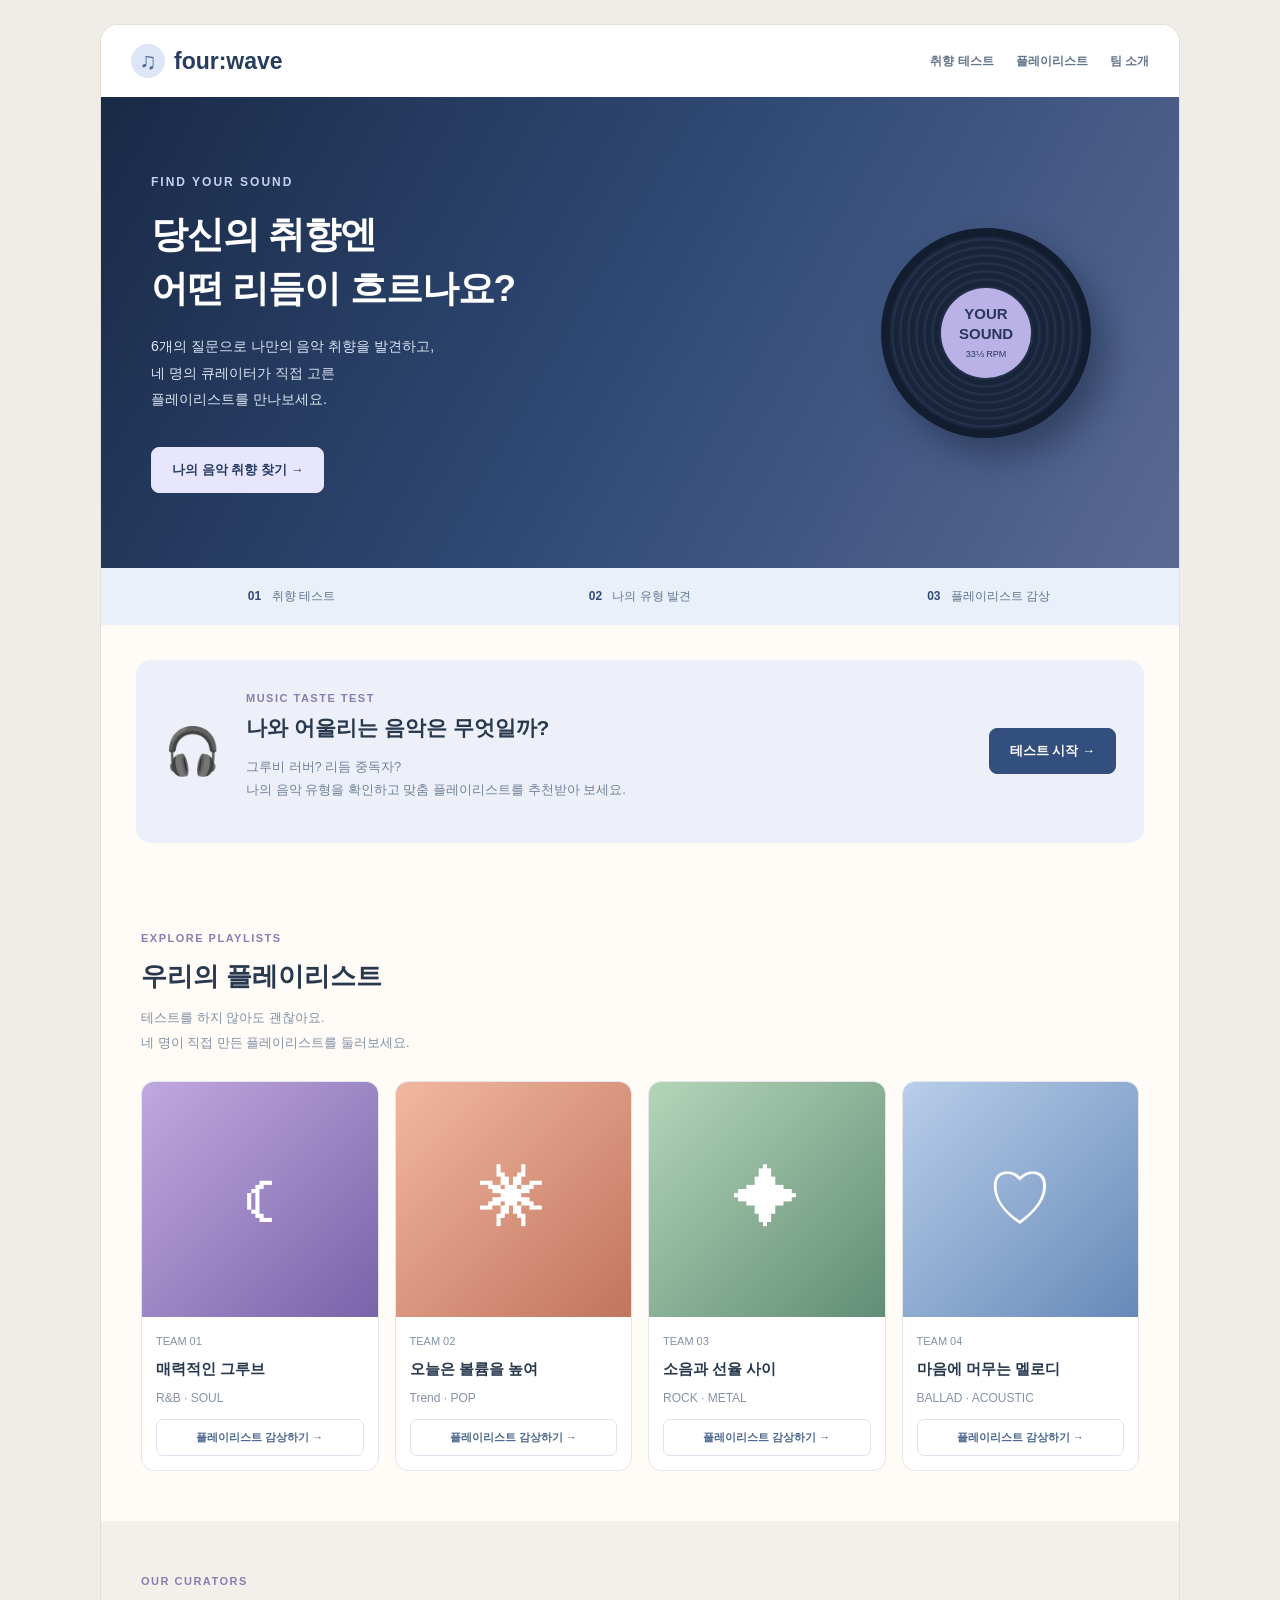
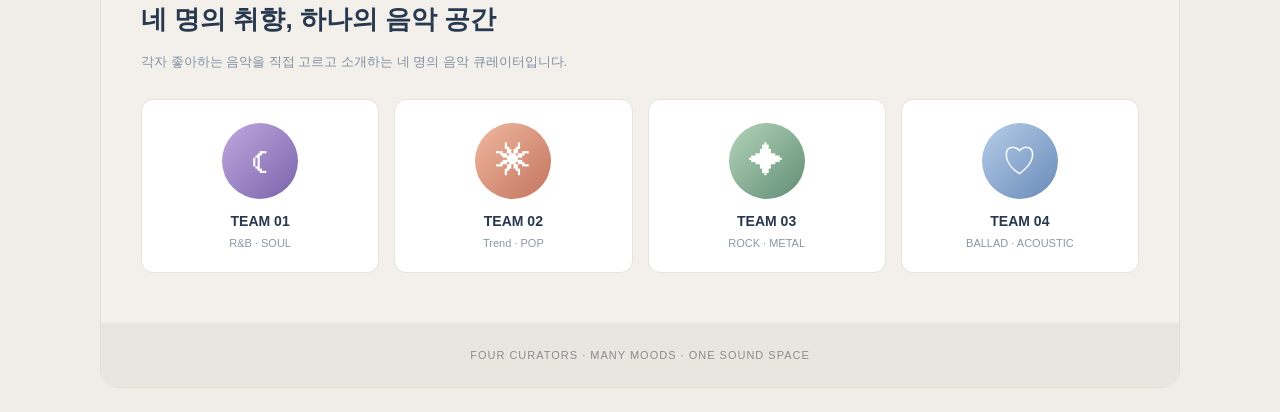
<file: index.html>
<!DOCTYPE html>
<html lang="ko">
<head>
  <meta charset="UTF-8">
  <meta name="viewport" content="width=device-width, initial-scale=1.0">
  <title>four:wave | 나만의 음악 찾기</title>
  <link rel="stylesheet" href="style.css">
</head>

<body>
<div class="site">

  <header class="header">
    <a href="index.html" class="logo">
      <span class="logo-icon">♫</span> four:wave
    </a>

    <nav>
      <a href="quiz.html">취향 테스트</a>
      <a href="#playlists">플레이리스트</a>
      <a href="#members">팀 소개</a>
    </nav>
  </header>

  <main>

    <!-- 메인 소개 -->
    <section class="hero">
      <div class="hero-text">
        <span class="hero-label">FIND YOUR SOUND</span>

        <h1>
          당신의 취향엔<br>
          어떤 리듬이 흐르나요?
        </h1>

        <p>
          6개의 질문으로 나만의 음악 취향을 발견하고,<br>
          네 명의 큐레이터가 직접 고른<br>
          플레이리스트를 만나보세요.
        </p>

        <a href="quiz.html" class="primary-btn hero-btn">
          나의 음악 취향 찾기 →
        </a>
      </div>

      <div class="record-area">
        <div class="record">
          <div class="record-label">
            YOUR<br>SOUND
            <small>33⅓ RPM</small>
          </div>
        </div>
      </div>
    </section>

    <div class="steps">
      <div><strong>01</strong> 취향 테스트</div>
      <div><strong>02</strong> 나의 유형 발견</div>
      <div><strong>03</strong> 플레이리스트 감상</div>
    </div>

    <!-- 테스트 안내 -->
    <section class="test-promo">
      <div class="promo-icon">🎧</div>

      <div>
        <span class="eyebrow">MUSIC TASTE TEST</span>
        <h2>나와 어울리는 음악은 무엇일까?</h2>
        <p>
          그루비 러버? 리듬 중독자?<br>
          나의 음악 유형을 확인하고 맞춤 플레이리스트를 추천받아 보세요.
        </p>
      </div>

      <a href="quiz.html" class="primary-btn">
        테스트 시작 →
      </a>
    </section>

    <!-- 모든 팀원 플레이리스트 -->
    <section class="section" id="playlists">
      <span class="eyebrow">EXPLORE PLAYLISTS</span>

      <h2>우리의 플레이리스트</h2>

      <p class="section-desc">
        테스트를 하지 않아도 괜찮아요.<br>
        네 명이 직접 만든 플레이리스트를 둘러보세요.
      </p>

      <div class="playlist-grid" id="all-playlists"></div>
    </section>

    <!-- 팀원 소개 -->
    <section class="section members-section" id="members">
      <span class="eyebrow">OUR CURATORS</span>
      <h2>네 명의 취향, 하나의 음악 공간</h2>

      <p class="section-desc">
        각자 좋아하는 음악을 직접 고르고 소개하는
        네 명의 음악 큐레이터입니다.
      </p>

      <div class="member-grid">
        <div class="member-card">
          <span class="member-avatar cover-groove">☾</span>
          <strong>TEAM 01</strong>
          <small>R&B · SOUL</small>
        </div>

        <div class="member-card">
          <span class="member-avatar cover-beat">✷</span>
          <strong>TEAM 02</strong>
          <small>Trend · POP</small>
        </div>

        <div class="member-card">
          <span class="member-avatar cover-band">✦</span>
          <strong>TEAM 03</strong>
          <small>ROCK · METAL</small>
        </div>

        <div class="member-card">
          <span class="member-avatar cover-mellow">♡</span>
          <strong>TEAM 04</strong>
          <small>BALLAD · ACOUSTIC</small>
        </div>
      </div>
    </section>

  </main>

  <footer>
    FOUR CURATORS · MANY MOODS · ONE SOUND SPACE
  </footer>

</div>

<script src="data.js"></script>
<script>
  APP.renderCards(
    document.getElementById("all-playlists")
  );
</script>
</body>
</html>
</file>
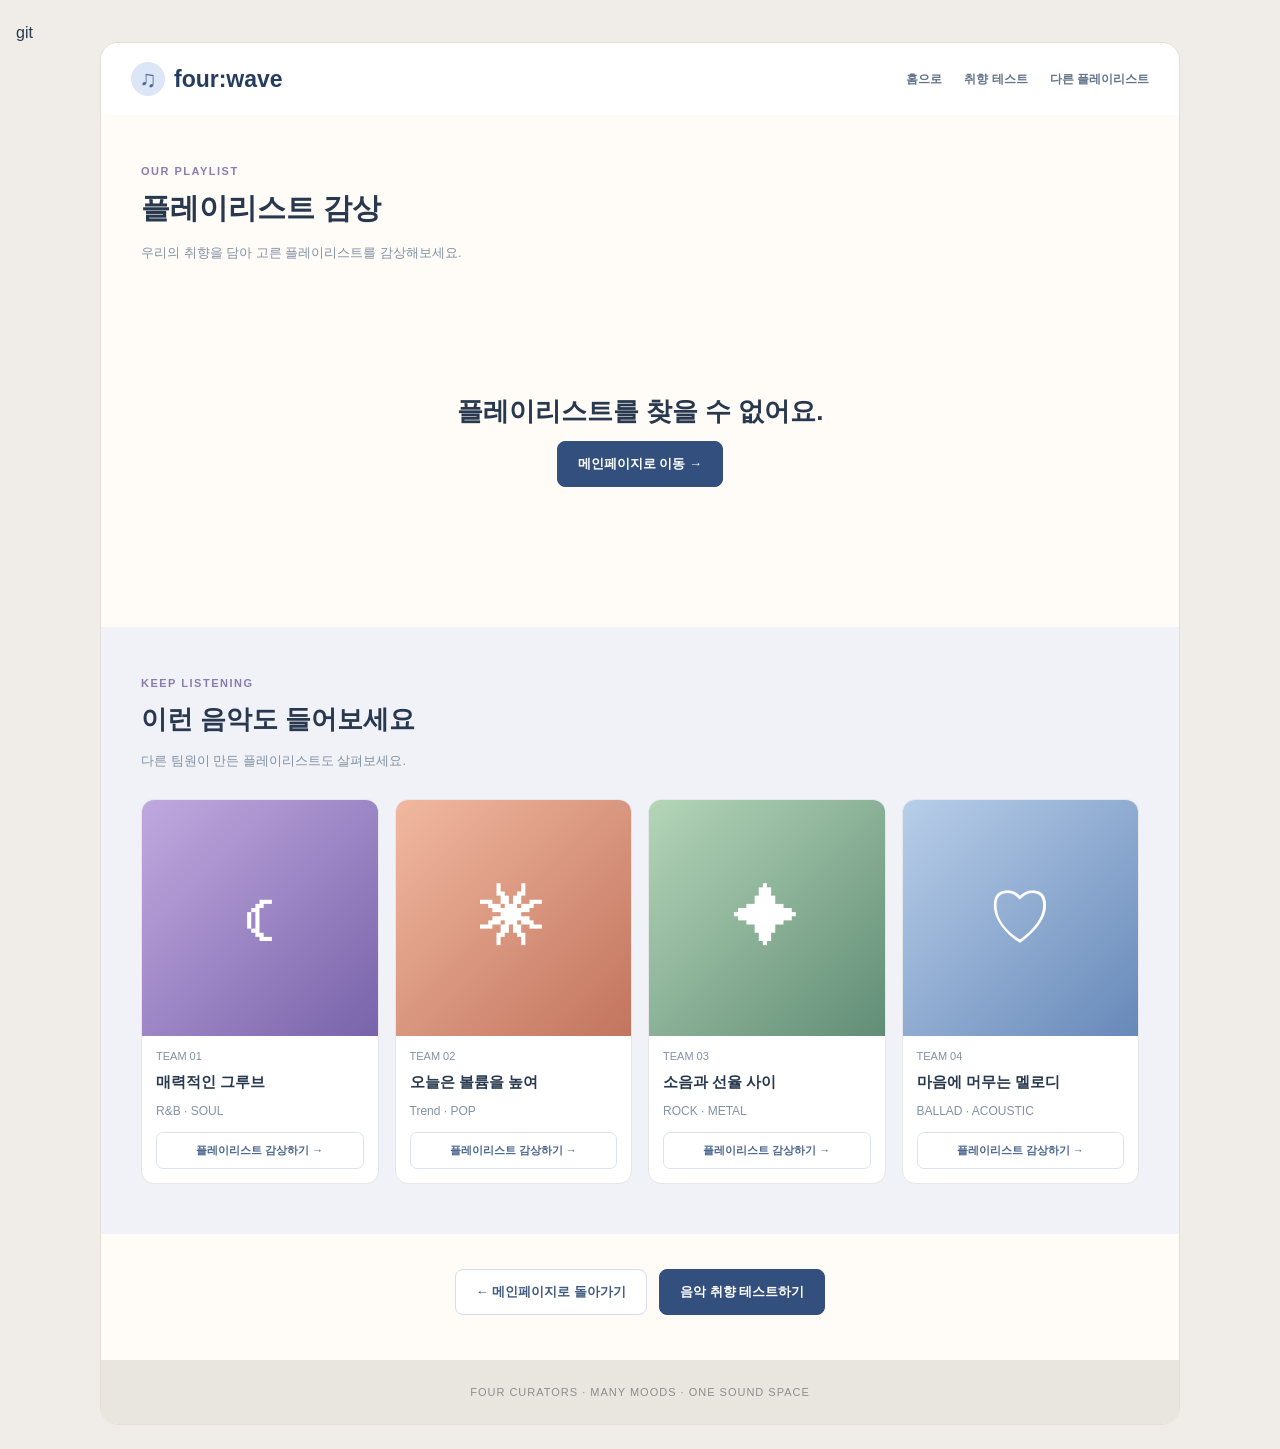
<file: playlist.html>
git
<!DOCTYPE html>
<html lang="ko">
<head>
  <meta charset="UTF-8">
  <meta name="viewport" content="width=device-width, initial-scale=1.0">
  <title>플레이리스트 감상 | four:wave</title>
  <link rel="stylesheet" href="style.css">
</head>

<body>
<div class="site">

  <header class="header">
    <a href="index.html" class="logo">
      <span class="logo-icon">♫</span> four:wave
    </a>

    <nav>
      <a href="index.html">홈으로</a>
      <a href="quiz.html">취향 테스트</a>
      <a href="#more-playlists">다른 플레이리스트</a>
    </nav>
  </header>

  <main>
    <section class="section detail-page">
      <span class="eyebrow">OUR PLAYLIST</span>

      <h1>플레이리스트 감상</h1>

      <p class="section-desc">
      우리의 취향을 담아 고른 플레이리스트를 감상해보세요. 
      </p>

      <div id="playlist-content"></div>
    </section>

    <section class="section other-section" id="more-playlists">
      <span class="eyebrow">KEEP LISTENING</span>

      <h2>이런 음악도 들어보세요</h2>

      <p class="section-desc">
        다른 팀원이 만든 플레이리스트도 살펴보세요.
      </p>

      <div class="playlist-grid" id="more-grid"></div>
    </section>

    <div class="center-actions bottom-actions">
      <a href="index.html" class="secondary-btn">
        ← 메인페이지로 돌아가기
      </a>

      <a href="quiz.html" class="primary-btn">
        음악 취향 테스트하기
      </a>
    </div>
  </main>

  <footer>
    FOUR CURATORS · MANY MOODS · ONE SOUND SPACE
  </footer>

</div>

<script src="data.js"></script>
<script>
  const params = new URLSearchParams(window.location.search);
  const playlistId = params.get("id");

  if (!playlistId || !APP.playlists[playlistId]) {
    document.getElementById("playlist-content").innerHTML = `
      <div class="empty-state">
        <h2>플레이리스트를 찾을 수 없어요.</h2>
        <a href="index.html" class="primary-btn">
          메인페이지로 이동 →
        </a>
      </div>
    `;
  } else {
    APP.renderPlaylist(
      document.getElementById("playlist-content"),
      playlistId
    );
  }

  // 다른 플레이리스트는 항상 볼 수 있도록 표시
  APP.renderCards(
    document.getElementById("more-grid"),
    APP.playlists[playlistId] ? playlistId : null
  );
</script>
</body>
</html>
</file>
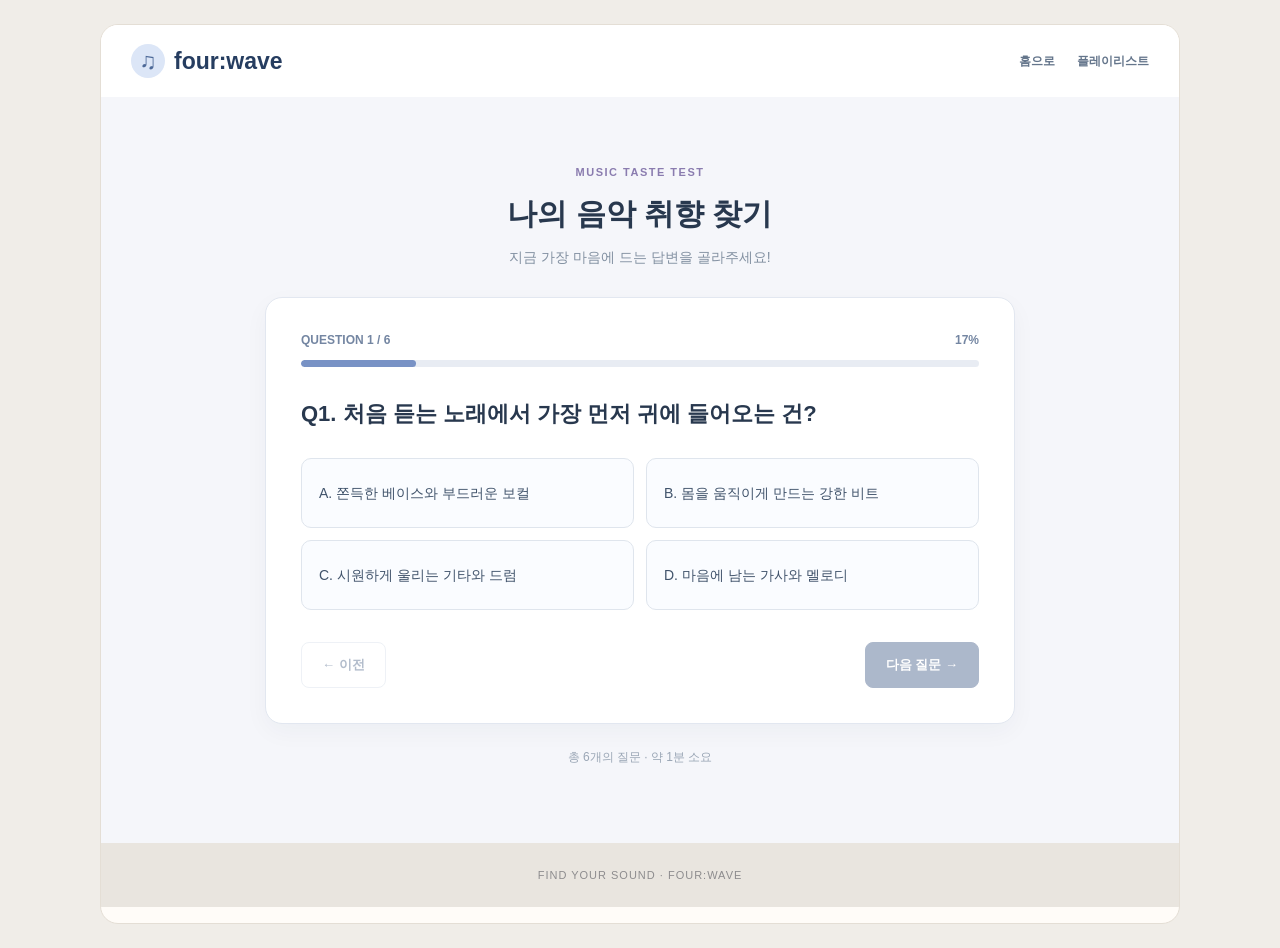
<file: quiz.html>
<!DOCTYPE html>
<html lang="ko">
<head>
  <meta charset="UTF-8">
  <meta name="viewport" content="width=device-width, initial-scale=1.0">
  <title>음악 취향 테스트 | four:wave</title>
  <link rel="stylesheet" href="style.css">
</head>

<body>
<div class="site">

  <header class="header">
    <a href="index.html" class="logo">
      <span class="logo-icon">♫</span> four:wave
    </a>

    <nav>
      <a href="index.html">홈으로</a>
      <a href="index.html#playlists">플레이리스트</a>
    </nav>
  </header>

  <main class="quiz-page">
    <div class="page-heading">
      <span class="eyebrow">MUSIC TASTE TEST</span>
      <h1>나의 음악 취향 찾기</h1>
      <p>지금 가장 마음에 드는 답변을 골라주세요!</p>
    </div>

    <div class="quiz-panel">

      <div class="question-header">
        <span id="question-count">QUESTION 1 / 6</span>
        <span id="progress-text">17%</span>
      </div>

      <div class="progress-bar">
        <div class="progress-fill" id="progress-fill"></div>
      </div>

      <h2 id="question-title"></h2>

      <div class="answer-grid" id="answer-grid"></div>

      <div class="question-actions">
        <button id="prev-btn" class="secondary-btn">
          ← 이전
        </button>

        <button id="next-btn" class="primary-btn">
          다음 질문 →
        </button>
      </div>

    </div>

    <p class="quiz-note">
      총 6개의 질문 · 약 1분 소요
    </p>
  </main>

  <footer>
    FIND YOUR SOUND · FOUR:WAVE
  </footer>

</div>

<script src="data.js"></script>
<script>
  const questions = APP.questions;

  let current = 0;
  let answers = Array(questions.length).fill(null);

  const title = document.getElementById("question-title");
  const grid = document.getElementById("answer-grid");
  const nextBtn = document.getElementById("next-btn");
  const prevBtn = document.getElementById("prev-btn");

  function renderQuestion() {
    const question = questions[current];

    const progress = Math.round(
      (current + 1) / questions.length * 100
    );

    document.getElementById("question-count").textContent =
      `QUESTION ${current + 1} / ${questions.length}`;

    document.getElementById("progress-text").textContent =
      progress + "%";

    document.getElementById("progress-fill").style.width =
      progress + "%";

    title.textContent =
      `Q${current + 1}. ${question.question}`;

    grid.innerHTML = "";

    question.options.forEach((option, index) => {
      const button = document.createElement("button");

      button.type = "button";
      button.className = "answer-option";

      if (answers[current] === option.type) {
        button.classList.add("selected");
      }

      button.textContent =
        `${"ABCD"[index]}. ${option.text}`;

      button.addEventListener("click", () => {
        answers[current] = option.type;
        renderQuestion();
      });

      grid.appendChild(button);
    });

    prevBtn.disabled = current === 0;
    nextBtn.disabled = answers[current] === null;

    nextBtn.textContent =
      current === questions.length - 1
        ? "결과 확인하기 →"
        : "다음 질문 →";
  }

  prevBtn.addEventListener("click", () => {
    if (current > 0) {
      current--;
      renderQuestion();
    }
  });

  nextBtn.addEventListener("click", () => {
    if (answers[current] === null) return;

    if (current < questions.length - 1) {
      current++;
      renderQuestion();
    } else {
      const result = APP.calculateResult(answers);

      if (result) {
        // 결과는 별도의 페이지에서 표시!
        window.location.href =
          "result.html?type=" + encodeURIComponent(result);
      }
    }
  });

  renderQuestion();
</script>
</body>
</html>
</file>
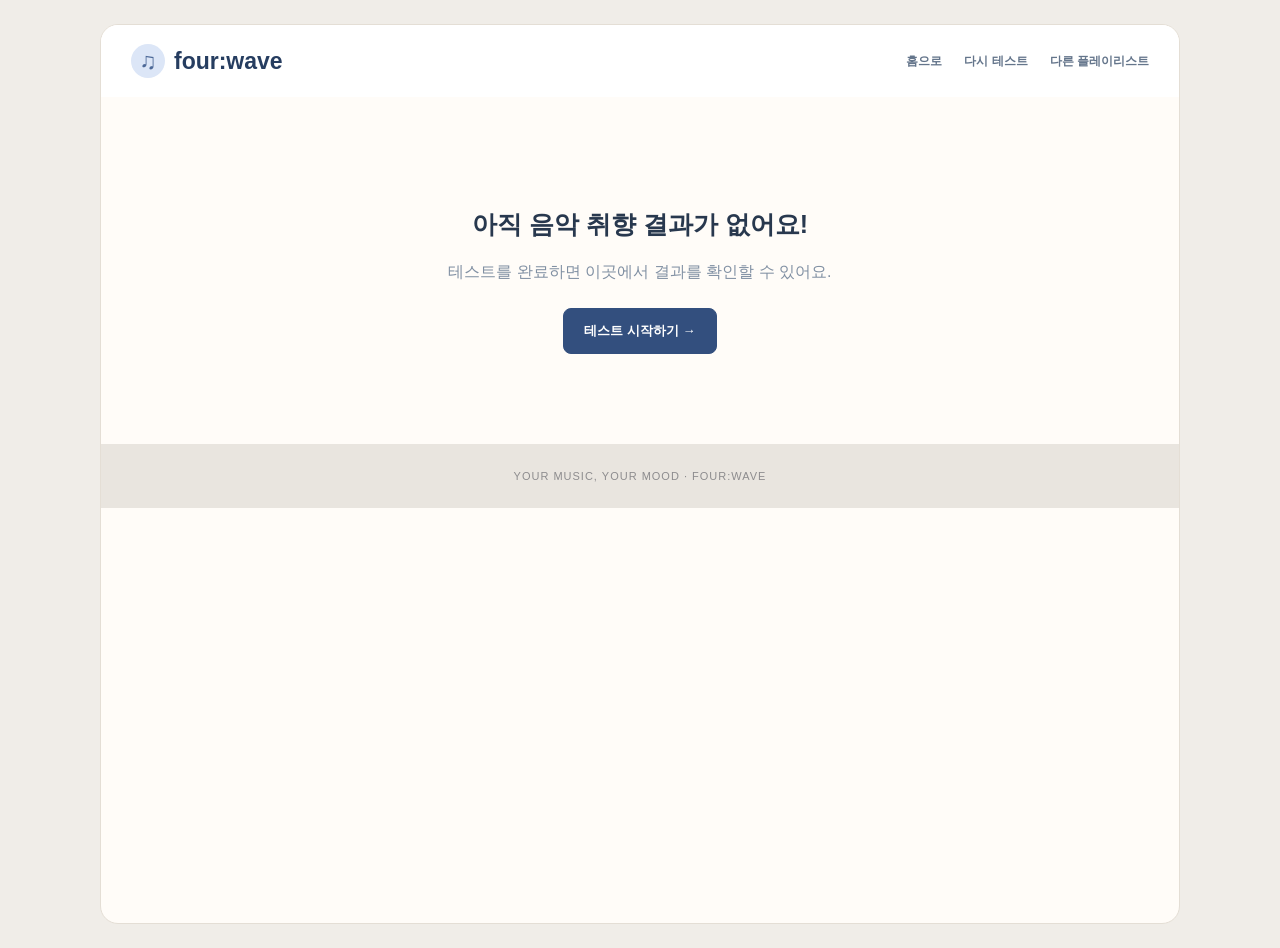
<file: result.html>
<!DOCTYPE html>
<html lang="ko">
<head>
  <meta charset="UTF-8">
  <meta name="viewport" content="width=device-width, initial-scale=1.0">
  <title>나의 음악 취향 결과 | four:wave</title>
  <link rel="stylesheet" href="style.css">
</head>

<body>
<div class="site">

  <header class="header">
    <a href="index.html" class="logo">
      <span class="logo-icon">♫</span> four:wave
    </a>

    <nav>
      <a href="index.html">홈으로</a>
      <a href="quiz.html">다시 테스트</a>
      <a href="#other-playlists">다른 플레이리스트</a>
    </nav>
  </header>

  <main class="result-page">

    <!-- 취향 결과 유형 -->
    <section class="result-banner" id="result-banner">
      <div class="result-emoji">🎧</div>

      <span class="result-label">YOUR MUSIC TYPE</span>

      <h1 id="type-name"></h1>
      <span id="type-genre" class="result-genre"></span>

      <p id="type-description"></p>

      <div id="type-keywords" class="result-keywords"></div>
    </section>

    <!-- 추천 플레이리스트 -->
    <section class="section result-content">
      <span class="eyebrow">RECOMMENDED FOR YOU</span>

      <h2>당신을 위한 플레이리스트</h2>

      <p class="section-desc">
        당신의 음악 취향에 맞춰 추천한 플레이리스트예요.<br>
        팀원이 직접 고른 수록곡을 감상해 보세요!
      </p>

      <!-- 설명과 곡 목록 -->
      <div id="recommended-playlist"></div>

      <div class="result-actions">
        <a href="quiz.html" class="secondary-btn">
          다시 테스트하기
        </a>

        <a href="#other-playlists" class="primary-btn">
          다른 플레이리스트 둘러보기 ↓
        </a>
      </div>
    </section>

    <!-- 다른 팀원들의 플레이리스트 -->
    <section class="section other-section" id="other-playlists">
      <span class="eyebrow">EXPLORE MORE MUSIC</span>

      <h2>다른 취향의 음악도 만나보세요</h2>

      <p class="section-desc">
        추천받은 플레이리스트 외에도 다양한 음악이 준비되어 있어요.<br>
        다른 팀원이 직접 만든 플레이리스트도 들어보세요!
      </p>

      <div class="playlist-grid" id="other-grid"></div>

      <div class="center-actions">
        <a href="index.html" class="secondary-btn">
          메인페이지로 돌아가기
        </a>
      </div>
    </section>

  </main>

  <footer>
    YOUR MUSIC, YOUR MOOD · FOUR:WAVE
  </footer>

</div>

<script src="data.js"></script>
<script>
  const params = new URLSearchParams(window.location.search);
  const typeId = params.get("type");

  // 테스트 결과 없이 접속한 경우
  if (!typeId || !APP.types[typeId]) {
    document.querySelector(".result-page").innerHTML = `
      <section class="empty-state">
        <h1>아직 음악 취향 결과가 없어요!</h1>
        <p>테스트를 완료하면 이곳에서 결과를 확인할 수 있어요.</p>
        <a href="quiz.html" class="primary-btn">
          테스트 시작하기 →
        </a>
      </section>
    `;
  } else {
    const type = APP.types[typeId];

    // 1. 취향 유형
    document.getElementById("type-name").textContent =
      type.name;

    document.getElementById("type-genre").textContent =
      type.genre;

    document.getElementById("type-description").textContent =
      type.description;

    document.getElementById("type-keywords").innerHTML =
      type.keywords.map(word => `
        <span>#${APP.escapeHTML(word)}</span>
      `).join("");

    // 2. 추천받은 플레이리스트 및 수록곡
    APP.renderPlaylist(
      document.getElementById("recommended-playlist"),
      typeId
    );

    // 3. 다른 팀원의 플레이리스트
    // 추천 결과와 같은 유형은 제외
    APP.renderCards(
      document.getElementById("other-grid"),
      typeId
    );
  }
</script>
</body>
</html>
</file>
<file: style.css>
/* ========================================
   FOUR:WAVE - COMMON STYLE
======================================== */

/* 1. 기본 설정 */

* {
  box-sizing: border-box;
}

html {
  scroll-behavior: smooth;
}

body {
  margin: 0;
  padding: 24px 16px;
  background: #f0ede8;
  color: #28384e;
  font-family: "Malgun Gothic", "Apple SD Gothic Neo", sans-serif;
}

a {
  color: inherit;
  text-decoration: none;
}

button {
  font-family: inherit;
  cursor: pointer;
}

a:focus-visible,
button:focus-visible {
  outline: 3px solid #8ca3d5;
  outline-offset: 3px;
}

.site {
  max-width: 1080px;
  min-height: 100vh;
  margin: 0 auto;
  border: 1px solid #e4ded5;
  border-radius: 18px;
  background: #fffcf8;
  overflow: hidden;
}


/* 2. 상단 메뉴 */

.header {
  display: flex;
  justify-content: space-between;
  align-items: center;
  gap: 15px;
  padding: 19px 30px;
  background: #ffffff;
}

.logo {
  display: flex;
  align-items: center;
  gap: 9px;
  color: #263d60;
  font-size: 23px;
  font-weight: bold;
}

.logo-icon {
  display: grid;
  place-items: center;
  width: 34px;
  height: 34px;
  border-radius: 50%;
  background: #dce6f7;
  color: #4d6998;
}

.header nav {
  display: flex;
  align-items: center;
  gap: 22px;
}

.header nav a {
  color: #64758b;
  font-size: 12px;
  font-weight: bold;
}

.header nav a:hover {
  color: #334f7e;
}


/* 3. 공통 버튼 */

.primary-btn,
.secondary-btn {
  display: inline-block;
  padding: 13px 20px;
  border-radius: 8px;
  font-size: 13px;
  font-weight: bold;
  text-align: center;
  transition: 0.2s;
}

.primary-btn {
  border: 1px solid #334f7e;
  background: #334f7e;
  color: white;
}

.primary-btn:hover {
  background: #4b6a9e;
  border-color: #4b6a9e;
}

.secondary-btn {
  border: 1px solid #d5deea;
  background: white;
  color: #405a80;
}

.secondary-btn:hover {
  background: #edf2fa;
}

button:disabled {
  opacity: 0.4;
  cursor: not-allowed;
}


/* 4. 메인페이지 비주얼 */

.hero {
  display: grid;
  grid-template-columns: 1.4fr 0.6fr;
  align-items: center;
  gap: 25px;
  padding: 75px 50px;
  background: linear-gradient(120deg, #192a46, #304a76, #596994);
  color: white;
}

.hero-label {
  font-size: 12px;
  color: #c4d2ed;
  letter-spacing: 2px;
  font-weight: bold;
}

.hero h1 {
  margin: 18px 0;
  font-size: 37px;
  line-height: 1.45;
  letter-spacing: -1px;
}

.hero-text p {
  color: #dbe5f5;
  font-size: 14px;
  line-height: 1.9;
}

.hero-btn {
  margin-top: 20px;
  border-color: #e8e6ff;
  background: #e8e6ff;
  color: #263c61;
}

.hero-btn:hover {
  border-color: #d3d1fa;
  background: #d3d1fa;
}


/* 5. LP 레코드 */

.record-area {
  display: grid;
  place-items: center;
}

.record {
  display: grid;
  place-items: center;
  width: 210px;
  height: 210px;
  border: 8px solid #131d30;
  border-radius: 50%;
  background: repeating-radial-gradient(
    circle,
    #18243a 0px,
    #18243a 4px,
    #26344e 5px,
    #18243a 8px
  );
  box-shadow: 14px 18px 32px #10192b66;
}

.record-label {
  display: flex;
  flex-direction: column;
  align-items: center;
  justify-content: center;
  width: 90px;
  height: 90px;
  border-radius: 50%;
  background: #bab2e6;
  color: #293859;
  font-size: 15px;
  line-height: 1.3;
  text-align: center;
  font-weight: bold;
}

.record-label small {
  margin-top: 6px;
  font-size: 9px;
  font-weight: normal;
}


/* 6. 이용 순서 */

.steps {
  display: grid;
  grid-template-columns: repeat(3, 1fr);
  gap: 8px;
  padding: 20px;
  background: #eaf0fa;
  color: #607492;
  font-size: 12px;
  text-align: center;
}

.steps strong {
  margin-right: 7px;
  color: #314b76;
}


/* 7. 테스트 안내 배너 */

.test-promo {
  display: flex;
  align-items: center;
  gap: 25px;
  margin: 35px;
  padding: 28px;
  border-radius: 15px;
  background: #edf0f8;
}

.promo-icon {
  font-size: 46px;
}

.test-promo > div:nth-child(2) {
  flex: 1;
}

.test-promo h2 {
  margin: 8px 0;
  font-size: 21px;
}

.test-promo p {
  color: #708098;
  font-size: 13px;
  line-height: 1.8;
}


/* 8. 공통 섹션 */

.section {
  padding: 50px 40px;
}

.eyebrow {
  color: #8a7caf;
  font-size: 11px;
  font-weight: bold;
  letter-spacing: 1.5px;
}

.section h2 {
  margin: 12px 0;
  font-size: 26px;
  line-height: 1.4;
}

.section-desc {
  margin: 0 0 25px;
  color: #8190a3;
  font-size: 13px;
  line-height: 1.9;
}


/* 9. 플레이리스트 카드 */

.playlist-grid {
  display: grid;
  grid-template-columns: repeat(4, minmax(0, 1fr));
  gap: 16px;
}

.playlist-card {
  display: block;
  overflow: hidden;
  border: 1px solid #e5e6e9;
  border-radius: 13px;
  background: white;
  transition: transform 0.2s, box-shadow 0.2s;
}

.playlist-card:hover {
  transform: translateY(-5px);
  box-shadow: 0 8px 20px #26364a1a;
}

.playlist-cover {
  display: grid;
  place-items: center;
  aspect-ratio: 1 / 1;
  font-size: 66px;
}

.playlist-card-body {
  padding: 14px;
}

.playlist-card-body small {
  color: #8492a6;
  font-size: 11px;
}

.playlist-card-body h3 {
  margin: 9px 0;
  font-size: 15px;
  line-height: 1.4;
}

.playlist-card-body p {
  color: #8492a6;
  font-size: 12px;
}

.card-link {
  display: block;
  margin-top: 14px;
  padding: 10px 6px;
  border: 1px solid #dbe3ef;
  border-radius: 7px;
  color: #4a668f;
  font-size: 11px;
  font-weight: bold;
  text-align: center;
}

.playlist-card:hover .card-link {
  background: #edf2fa;
}


/* 10. 장르별 색상 */

.cover-groove {
  background: linear-gradient(135deg, #c0a9df, #7963aa);
  color: white;
}

.cover-beat {
  background: linear-gradient(135deg, #f1b89f, #c2745e);
  color: white;
}

.cover-band {
  background: linear-gradient(135deg, #b4d5b8, #618d76);
  color: white;
}

.cover-mellow {
  background: linear-gradient(135deg, #b8cee9, #6789b9);
  color: white;
}


/* 11. 팀원 소개 */

.members-section {
  background: #f3f0eb;
}

.member-grid {
  display: grid;
  grid-template-columns: repeat(4, 1fr);
  gap: 15px;
}

.member-card {
  display: flex;
  flex-direction: column;
  align-items: center;
  gap: 8px;
  padding: 23px 12px;
  border: 1px solid #e6e2dc;
  border-radius: 12px;
  background: white;
}

.member-avatar {
  display: grid;
  place-items: center;
  width: 76px;
  height: 76px;
  margin-bottom: 6px;
  border-radius: 50%;
  font-size: 35px;
}

.member-card strong {
  font-size: 14px;
}

.member-card small {
  color: #8b96a5;
  font-size: 11px;
}


/* ========================================
   QUIZ PAGE
======================================== */

/* 12. 테스트 페이지 전체 */

.quiz-page {
  min-height: 650px;
  padding: 65px 30px;
  background: #f5f6fa;
}

.page-heading {
  margin-bottom: 30px;
  text-align: center;
}

.page-heading h1 {
  margin: 14px 0;
  font-size: 30px;
}

.page-heading p {
  color: #8290a1;
  font-size: 14px;
}

.quiz-panel {
  max-width: 750px;
  margin: 0 auto;
  padding: 35px;
  border: 1px solid #e2e7f0;
  border-radius: 17px;
  background: white;
  box-shadow: 0 8px 24px #2539530a;
}


/* 13. 테스트 진행 상태 */

.question-header {
  display: flex;
  justify-content: space-between;
  color: #7486a2;
  font-size: 12px;
  font-weight: bold;
}

.progress-bar {
  height: 7px;
  margin: 13px 0 30px;
  border-radius: 20px;
  background: #e8ecf3;
  overflow: hidden;
}

.progress-fill {
  width: 0;
  height: 100%;
  border-radius: 20px;
  background: #7892c5;
  transition: width 0.2s;
}

#question-title {
  margin: 10px 0 28px;
  font-size: 22px;
  line-height: 1.5;
}


/* 14. 테스트 선택지 */

.answer-grid {
  display: grid;
  grid-template-columns: repeat(2, 1fr);
  gap: 12px;
}

.answer-option {
  min-height: 70px;
  padding: 17px;
  border: 1px solid #dfe5ed;
  border-radius: 10px;
  background: #fafcff;
  color: #40536b;
  font-size: 14px;
  line-height: 1.6;
  text-align: left;
  transition: 0.2s;
}

.answer-option:hover {
  border-color: #91a6d0;
  background: #f0f4fc;
}

.answer-option.selected {
  border: 2px solid #637fb6;
  background: #e9f0fb;
  font-weight: bold;
}

.question-actions {
  display: flex;
  justify-content: space-between;
  gap: 12px;
  margin-top: 32px;
}

.quiz-note {
  margin-top: 25px;
  color: #9aa6b5;
  font-size: 12px;
  text-align: center;
}


/* ========================================
   RESULT PAGE
======================================== */

/* 15. 테스트 결과 배너 */

.result-page {
  background: #fffcf8;
}

.result-banner {
  padding: 60px 30px;
  background: linear-gradient(135deg, #233753, #455c87);
  color: white;
  text-align: center;
}

.result-emoji {
  margin-bottom: 12px;
  font-size: 48px;
}

.result-label {
  color: #c4d0ec;
  font-size: 12px;
  letter-spacing: 2px;
  font-weight: bold;
}

.result-banner h1 {
  margin: 14px 0 8px;
  font-size: 38px;
}

.result-genre {
  color: #cbd7ed;
  font-size: 14px;
}

.result-banner p {
  max-width: 550px;
  margin: 24px auto;
  color: #edf3ff;
  font-size: 14px;
  line-height: 1.9;
}

.result-keywords {
  display: flex;
  justify-content: center;
  flex-wrap: wrap;
  gap: 9px;
}

.result-keywords span {
  padding: 8px 13px;
  border-radius: 20px;
  background: #ffffff22;
  font-size: 12px;
}

.result-content {
  max-width: 950px;
  margin: 0 auto;
}

.result-actions,
.center-actions {
  display: flex;
  justify-content: center;
  align-items: center;
  flex-wrap: wrap;
  gap: 12px;
  margin-top: 35px;
}

.other-section {
  background: #f1f2f7;
}


/* ========================================
   PLAYLIST DETAIL / PLAYER
======================================== */

/* 16. 플레이리스트 상세 콘텐츠 */

.playlist-feature {
  padding: 25px;
  border: 1px solid #e2e7f0;
  border-radius: 15px;
  background: #ffffff;
}

.playlist-feature-top {
  display: flex;
  align-items: center;
  gap: 25px;
}

.large-cover {
  display: grid;
  place-items: center;
  width: 170px;
  height: 170px;
  flex-shrink: 0;
  border-radius: 13px;
  font-size: 72px;
}

.feature-info {
  min-width: 0;
  flex: 1;
}

.feature-info h2 {
  margin: 10px 0;
  font-size: 25px;
}

.feature-info p {
  color: #6f7f93;
  font-size: 13px;
  line-height: 1.9;
}

.tag-row {
  display: flex;
  flex-wrap: wrap;
  gap: 7px;
  margin-top: 14px;
}

.tag-row span {
  padding: 7px 11px;
  border-radius: 20px;
  background: #ebf0f8;
  color: #607697;
  font-size: 11px;
}


/* 17. 음악 재생 */

.music-player {
  display: block;
  width: 100%;
  aspect-ratio: 16 / 9;
  margin-top: 25px;
  border: none;
  border-radius: 12px;
}

.player-placeholder {
  margin-top: 25px;
  padding: 35px 15px;
  border-radius: 12px;
  background: linear-gradient(120deg, #283f65, #50658e);
  color: white;
  text-align: center;
}

.player-placeholder div {
  font-size: 42px;
  margin-bottom: 10px;
}

.player-placeholder strong {
  font-size: 16px;
}

.player-placeholder p {
  color: #dbe5f5;
  font-size: 12px;
  line-height: 1.9;
}


/* 18. 수록곡 목록 */

.track-section {
  margin-top: 30px;
}

.track-heading {
  display: flex;
  justify-content: space-between;
  align-items: center;
  padding-bottom: 15px;
  border-bottom: 1px solid #e7eaf0;
}

.track-heading h3 {
  margin: 0;
  font-size: 18px;
}

.track-heading span {
  color: #8b97aa;
  font-size: 12px;
}

.track-list {
  margin: 0;
  padding: 0;
  list-style: none;
}

.track-row {
  display: flex;
  align-items: center;
  gap: 14px;
  padding: 15px 4px;
  border-bottom: 1px solid #edf0f4;
}

.track-number {
  width: 24px;
  color: #98a4b4;
  font-size: 12px;
}

.track-art {
  display: grid;
  place-items: center;
  width: 43px;
  height: 43px;
  flex-shrink: 0;
  border-radius: 8px;
  background: #e6edf8;
  color: #6881aa;
  font-size: 20px;
}

.track-info {
  display: flex;
  flex-direction: column;
  gap: 6px;
  min-width: 0;
  flex: 1;
}

.track-info strong {
  font-size: 13px;
  overflow-wrap: anywhere;
}

.track-info small {
  color: #8b98a9;
  font-size: 12px;
}

.listen-link {
  padding: 9px 13px;
  border-radius: 7px;
  background: #e4ebf6;
  color: #405f8c;
  font-size: 12px;
  font-weight: bold;
  white-space: nowrap;
}

.listen-link:hover {
  background: #d2dff0;
}

.not-ready {
  color: #9aa5b4;
  font-size: 11px;
  white-space: nowrap;
}


/* 19. 개별 플레이리스트 페이지 */

.detail-page h1 {
  margin: 12px 0;
  font-size: 29px;
}

.bottom-actions {
  padding: 0 20px 45px;
}

.empty-state {
  padding: 90px 20px;
  text-align: center;
}

.empty-state h1 {
  font-size: 25px;
}

.empty-state p {
  margin: 15px 0 25px;
  color: #8190a3;
}


/* 20. 하단 */

footer {
  padding: 26px 15px;
  background: #e9e5df;
  color: #8d8c8e;
  font-size: 11px;
  text-align: center;
  letter-spacing: 1px;
}


/* ========================================
   RESPONSIVE DESIGN
======================================== */

/* 21. 태블릿 */

@media (max-width: 850px) {

  .hero {
    padding: 55px 30px;
  }

  .hero h1 {
    font-size: 30px;
  }

  .record {
    width: 160px;
    height: 160px;
  }

  .record-label {
    width: 74px;
    height: 74px;
    font-size: 12px;
  }

  .playlist-grid,
  .member-grid {
    grid-template-columns: repeat(2, minmax(0, 1fr));
  }

  .test-promo {
    flex-wrap: wrap;
  }

  .section {
    padding: 45px 25px;
  }
}


/* 22. 모바일 */

@media (max-width: 550px) {

  body {
    padding: 0;
  }

  .site {
    border: none;
    border-radius: 0;
  }

  .header {
    flex-direction: column;
    padding: 18px 12px;
  }

  .header nav {
    gap: 15px;
  }

  .header nav a {
    font-size: 11px;
  }

  .hero {
    grid-template-columns: 1fr;
    padding: 48px 25px;
  }

  .hero h1 {
    font-size: 28px;
  }

  .record-area {
    display: none;
  }

  .steps {
    padding: 16px 5px;
    font-size: 10px;
  }

  .steps strong {
    display: block;
    margin: 0 0 5px;
  }

  .test-promo {
    flex-direction: column;
    align-items: flex-start;
    gap: 12px;
    margin: 18px;
    padding: 23px;
  }

  .section {
    padding: 35px 18px;
  }

  .section h2 {
    font-size: 22px;
  }

  .playlist-grid {
    gap: 11px;
  }

  .playlist-cover {
    font-size: 50px;
  }

  .playlist-card-body {
    padding: 11px;
  }

  .playlist-card-body h3 {
    font-size: 13px;
  }

  .member-grid {
    gap: 9px;
  }

  .quiz-page {
    min-height: 570px;
    padding: 40px 15px;
  }

  .page-heading h1 {
    font-size: 25px;
  }

  .quiz-panel {
    padding: 22px 16px;
  }

  #question-title {
    font-size: 19px;
  }

  .answer-grid {
    grid-template-columns: 1fr;
  }

  .answer-option {
    min-height: 58px;
    padding: 14px;
    font-size: 13px;
  }

  .question-actions {
    gap: 8px;
  }

  .result-banner {
    padding: 45px 20px;
  }

  .result-banner h1 {
    font-size: 30px;
  }

  .playlist-feature {
    padding: 15px;
  }

  .playlist-feature-top {
    flex-direction: column;
    align-items: flex-start;
  }

  .large-cover {
    width: 135px;
    height: 135px;
    font-size: 55px;
  }

  .feature-info h2 {
    font-size: 22px;
  }

  .track-row {
    gap: 9px;
  }

  .track-art {
    width: 36px;
    height: 36px;
  }

  .result-actions {
    flex-direction: column;
  }
}
</file>
